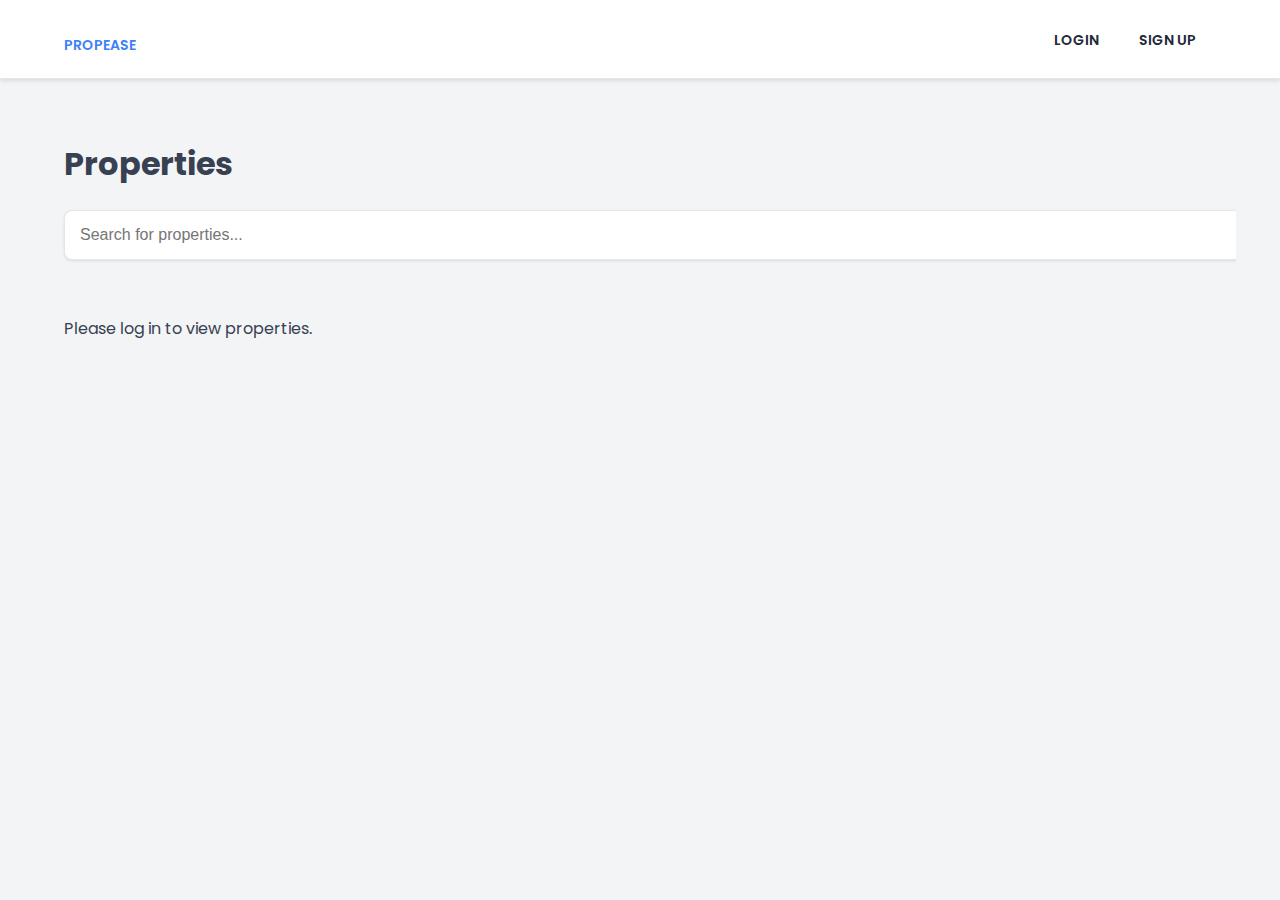
<file: index.html>
<!DOCTYPE html>
<html lang="en">
<head>
    <meta charset="UTF-8">
    <meta name="viewport" content="width=device-width, initial-scale=1.0">
    <title>EasyEstate</title>
    <link rel="stylesheet" href="style.css">
</head>
<body>
    <header>
        <nav id="navbar"></nav>
    </header>
    <main>
        <div class="container">
            <h1>Properties</h1>
            <div class="search-container">
                <input type="text" id="search-input" placeholder="Search for properties...">
            </div>
            <div id="property-list" class="property-grid">
                <!-- Properties will be loaded here by JavaScript -->
            </div>
        </div>
    </main>
    <script src="config.js"></script>
    <script src="script.js"></script>
    <script src="navbar.js"></script>
</body>
</html>
</file>
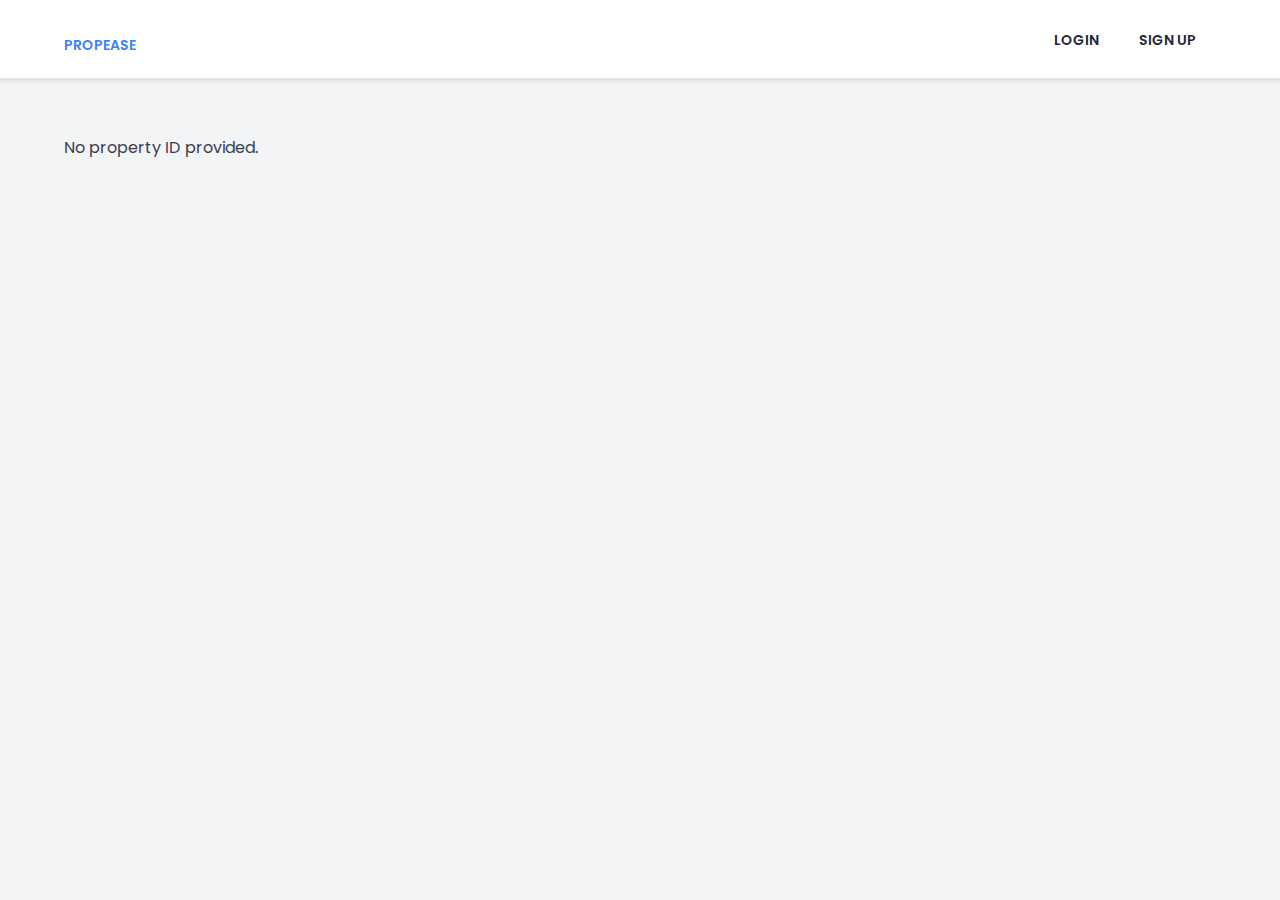
<file: property.html>
<!DOCTYPE html>
<html lang="en">
<head>
    <meta charset="UTF-8">
    <meta name="viewport" content="width=device-width, initial-scale=1.0">
    <title>Property Details - EasyEstate</title>
    <link rel="stylesheet" href="style.css">
</head>
<body>
    <header>
        <nav id="navbar"></nav>
    </header>
    <main>
        <div class="container" id="property-details-container">
            <!-- Property details will be loaded here by JavaScript -->
        </div>
    </main>
    <script src="config.js"></script>
    <script src="navbar.js"></script>
    <script src="property.js"></script>
</body>
</html>
</file>
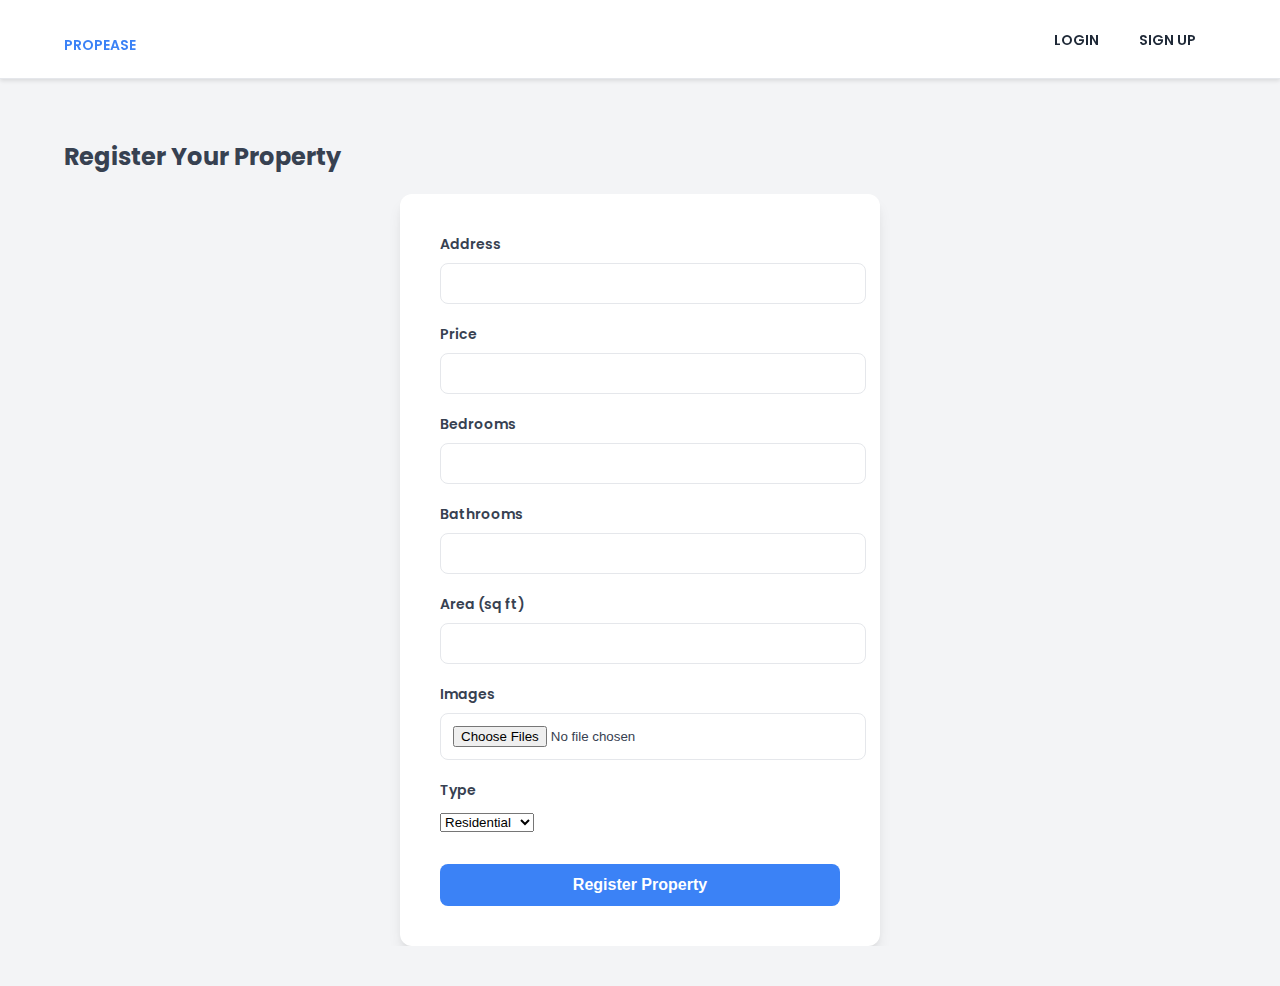
<file: register-property.html>
<!DOCTYPE html>
<html lang="en">
<head>
    <meta charset="UTF-8">
    <meta name="viewport" content="width=device-width, initial-scale=1.0">
    <title>Register Property - EasyEstate</title>
    <link rel="stylesheet" href="style.css">
    <link rel="stylesheet" href="auth/auth.css">
</head>
<body>
    <header>
        <nav id="navbar"></nav>
    </header>
    <main>
        <div class="container">
            <h2>Register Your Property</h2>
            <form id="register-property-form" class="auth-form" style="max-width: 800px; margin: auto;">
                <div class="form-group">
                    <label for="address">Address</label>
                    <input type="text" id="address" name="address" required>
                </div>
                <div class="form-group">
                    <label for="price">Price</label>
                    <input type="number" id="price" name="price" required>
                </div>
                <div class="form-group">
                    <label for="bedrooms">Bedrooms</label>
                    <input type="number" id="bedrooms" name="bedrooms" required>
                </div>
                <div class="form-group">
                    <label for="bathrooms">Bathrooms</label>
                    <input type="number" id="bathrooms" name="bathrooms" required>
                </div>
                <div class="form-group">
                    <label for="area">Area (sq ft)</label>
                    <input type="number" id="area" name="area" required>
                </div>
                <div class="form-group">
                    <label for="images">Images</label>
                    <input type="file" id="images" name="images" multiple accept="image/*" required>
                </div>
                <div class="form-group">
                    <label for="type">Type</label>
                    <select id="type" name="type">
                        <option value="residential">Residential</option>
                        <option value="commercial">Commercial</option>
                    </select>
                </div>
                <button type="submit" class="btn">Register Property</button>
            </form>
        </div>
    </main>
    <script src="config.js"></script>
    <script src="navbar.js"></script>
    <script src="register-property.js"></script>
</body>
</html>
</file>
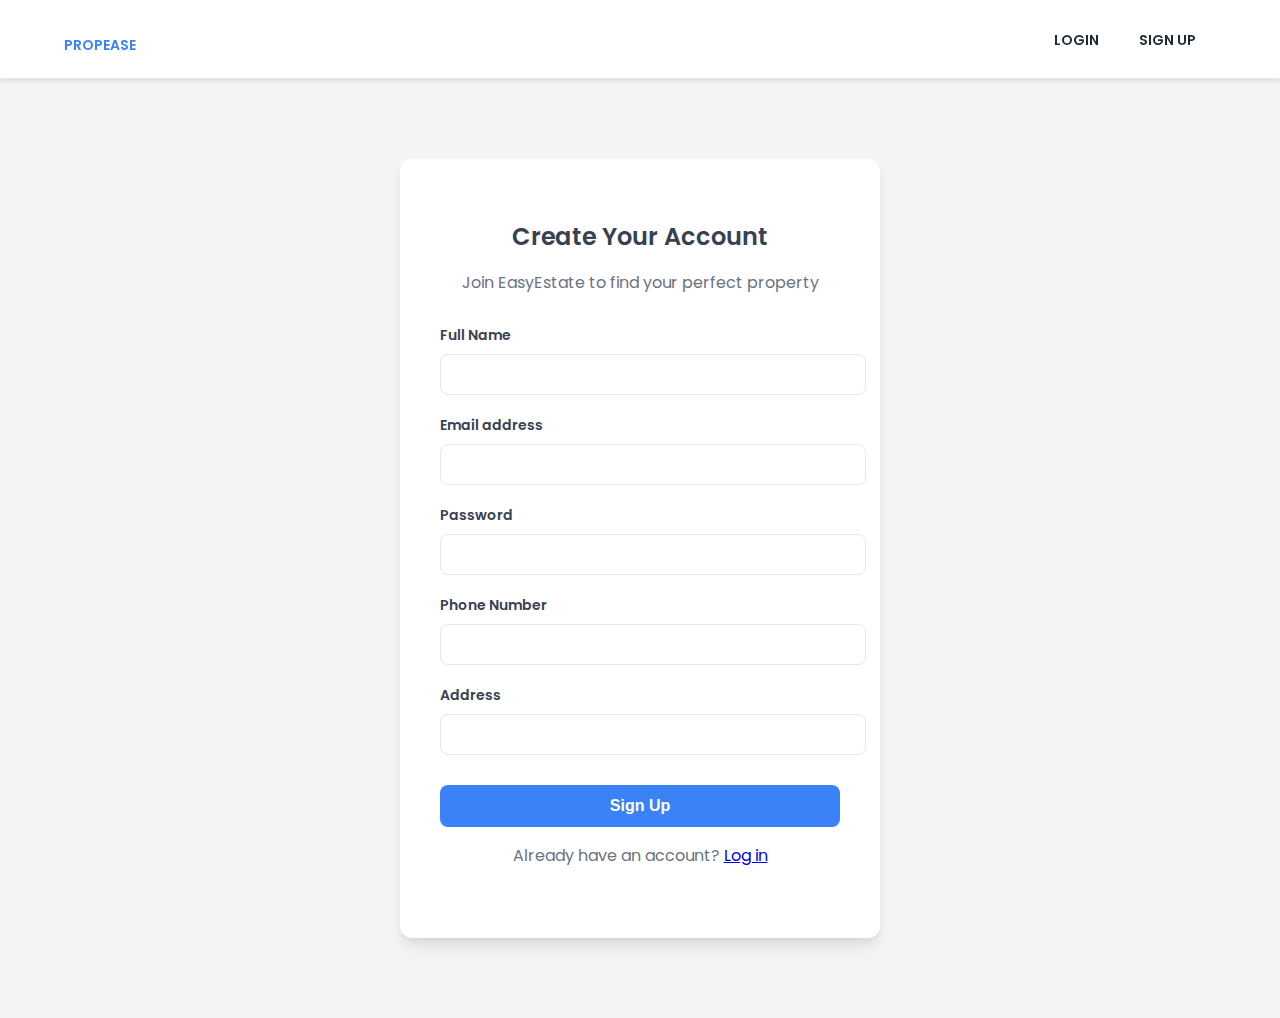
<file: auth/signup.html>
<!DOCTYPE html>
<html lang="en">
<head>
    <meta charset="UTF-8">
    <meta name="viewport" content="width=device-width, initial-scale=1.0">
    <title>Sign Up - EasyEstate</title>
    <link rel="stylesheet" href="../style.css">
    <link rel="stylesheet" href="auth.css">
</head>
<body>
    <header>
        <nav id="navbar"></nav>
    </header>
    <main>
        <div class="auth-container">
            <div class="auth-form">
                <h2>Create Your Account</h2>
                <p>Join EasyEstate to find your perfect property</p>
                <form id="signup-form">
                    <div class="form-group">
                        <label for="name">Full Name</label>
                        <input type="text" id="name" name="name" required>
                    </div>
                    <div class="form-group">
                        <label for="email">Email address</label>
                        <input type="email" id="email" name="email" required>
                    </div>
                    <div class="form-group">
                        <label for="password">Password</label>
                        <input type="password" id="password" name="password" required>
                    </div>
                    <div class="form-group">
                        <label for="phone">Phone Number</label>
                        <input type="tel" id="phone" name="phone" required>
                    </div>
                    <div class="form-group">
                        <label for="address">Address</label>
                        <input type="text" id="address" name="address" required>
                    </div>
                    <button type="submit" class="btn">Sign Up</button>
                </form>
                <p>Already have an account? <a href="login.html">Log in</a></p>
            </div>
        </div>
    </main>
    <script src="../config.js"></script>
    <script src="../navbar.js"></script>
    <script src="signup.js"></script>
</body>
</html>
</file>
<file: style.css>
@import url('https://fonts.googleapis.com/css2?family=Poppins:wght@300;400;600;700&display=swap');

:root {
    --primary-color: #3B82F6;
    --primary-hover-color: #2563EB;
    --secondary-color: #1F2937;
    --text-color: #374151;
    --light-gray-color: #F3F4F6;
    --white-color: #FFFFFF;
    --border-color: #E5E7EB;
    --shadow-color: rgba(0, 0, 0, 0.1);
}

body {
    font-family: 'Poppins', sans-serif;
    margin: 0;
    background-color: var(--light-gray-color);
    color: var(--text-color);
}

.container {
    width: 90%;
    max-width: 1200px;
    margin: auto;
    overflow: hidden;
    padding: 0 20px;
}

header .container {
    display: flex;
    justify-content: space-between;
    align-items: center;
}

header {
    background: var(--white-color);
    color: var(--secondary-color);
    padding: 15px 0;
    border-bottom: 1px solid var(--border-color);
    box-shadow: 0 2px 4px var(--shadow-color);
    position: sticky;
    top: 0;
    z-index: 1000;
}

header a {
    color: var(--secondary-color);
    text-decoration: none;
    text-transform: uppercase;
    font-weight: 600;
    font-size: 14px;
    transition: color 0.3s ease;
}

header a:hover {
    color: var(--primary-color);
}

header ul {
    padding: 0;
    margin: 0;
    list-style: none;
    overflow: hidden;
}

header li {
    float: left;
    display: inline;
    padding: 0 20px;
}

header #branding {
    /* float: left; */
}

header #branding h1 {
    margin: 0;
    font-size: 32px;
    font-weight: 700;
    text-transform: none;
}

header #branding h1 a {
    color: var(--primary-color);
}

header nav {
    /* float: right; */
    /* margin-top: 10px; */
}

main {
    padding: 40px 0;
}

.search-container {
    margin: 20px 0 40px;
}

#search-input {
    width: 100%;
    padding: 15px;
    font-size: 16px;
    border: 1px solid var(--border-color);
    border-radius: 8px;
    box-shadow: 0 1px 3px var(--shadow-color);
    transition: all 0.3s ease;
}

#search-input:focus {
    outline: none;
    border-color: var(--primary-color);
    box-shadow: 0 0 0 3px rgba(59, 130, 246, 0.2);
}

.property-grid {
    display: grid;
    grid-template-columns: repeat(auto-fill, minmax(320px, 1fr));
    gap: 30px;
}

.property-card {
    background: var(--white-color);
    border: 1px solid var(--border-color);
    border-radius: 12px;
    overflow: hidden;
    box-shadow: 0 4px 6px var(--shadow-color);
    transition: transform 0.3s ease, box-shadow 0.3s ease;
}

.property-card:hover {
    transform: translateY(-5px);
    box-shadow: 0 10px 15px var(--shadow-color);
}

.property-card img {
    width: 100%;
    height: 220px;
    object-fit: cover;
}

.property-card-content {
    padding: 20px;
}

.property-card h3 {
    margin: 0 0 10px 0;
    font-size: 20px;
}

.property-card p {
    margin: 0 0 10px 0;
    color: #6B7280;
}

.property-card .price {
    font-weight: bold;
    color: var(--secondary-color);
    font-size: 18px;
}

.property-card .address {
    font-size: 0.9em;
    color: #6B7280;
}

.btn {
    display: inline-block;
    background: var(--primary-color);
    color: var(--white-color);
    padding: 10px 20px;
    border: none;
    border-radius: 8px;
    cursor: pointer;
    text-align: center;
    text-decoration: none;
    width: 100%;
    font-size: 16px;
    font-weight: 600;
    margin-top: 10px;
    transition: background-color 0.3s ease;
}

.btn:hover {
    background: var(--primary-hover-color);
}
</file>
<file: auth/auth.css>
.auth-container {
    display: flex;
    justify-content: center;
    align-items: center;
    padding: 40px 0;
}

.auth-form {
    background: var(--white-color);
    padding: 40px;
    border-radius: 12px;
    box-shadow: 0 10px 15px -3px var(--shadow-color), 0 4px 6px -2px rgba(0, 0, 0, 0.05);
    width: 400px;
    max-width: 100%;
}

.auth-form h2 {
    text-align: center;
    margin-bottom: 10px;
    font-size: 24px;
    font-weight: 600;
}

.auth-form p {
    text-align: center;
    margin-bottom: 30px;
    color: #6B7280;
}

.form-group {
    margin-bottom: 20px;
}

.form-group label {
    display: block;
    margin-bottom: 8px;
    font-weight: 600;
    font-size: 14px;
}

.form-group input {
    width: 100%;
    padding: 12px;
    border: 1px solid var(--border-color);
    border-radius: 8px;
    transition: all 0.3s ease;
}

.form-group input:focus {
    outline: none;
    border-color: var(--primary-color);
    box-shadow: 0 0 0 3px rgba(59, 130, 246, 0.2);
}

/* Overriding the generic .btn from style.css if needed, or ensuring consistency */
.auth-form .btn {
    padding: 12px 20px;
}

.btn:hover {
    background: #555;
}
</file>
